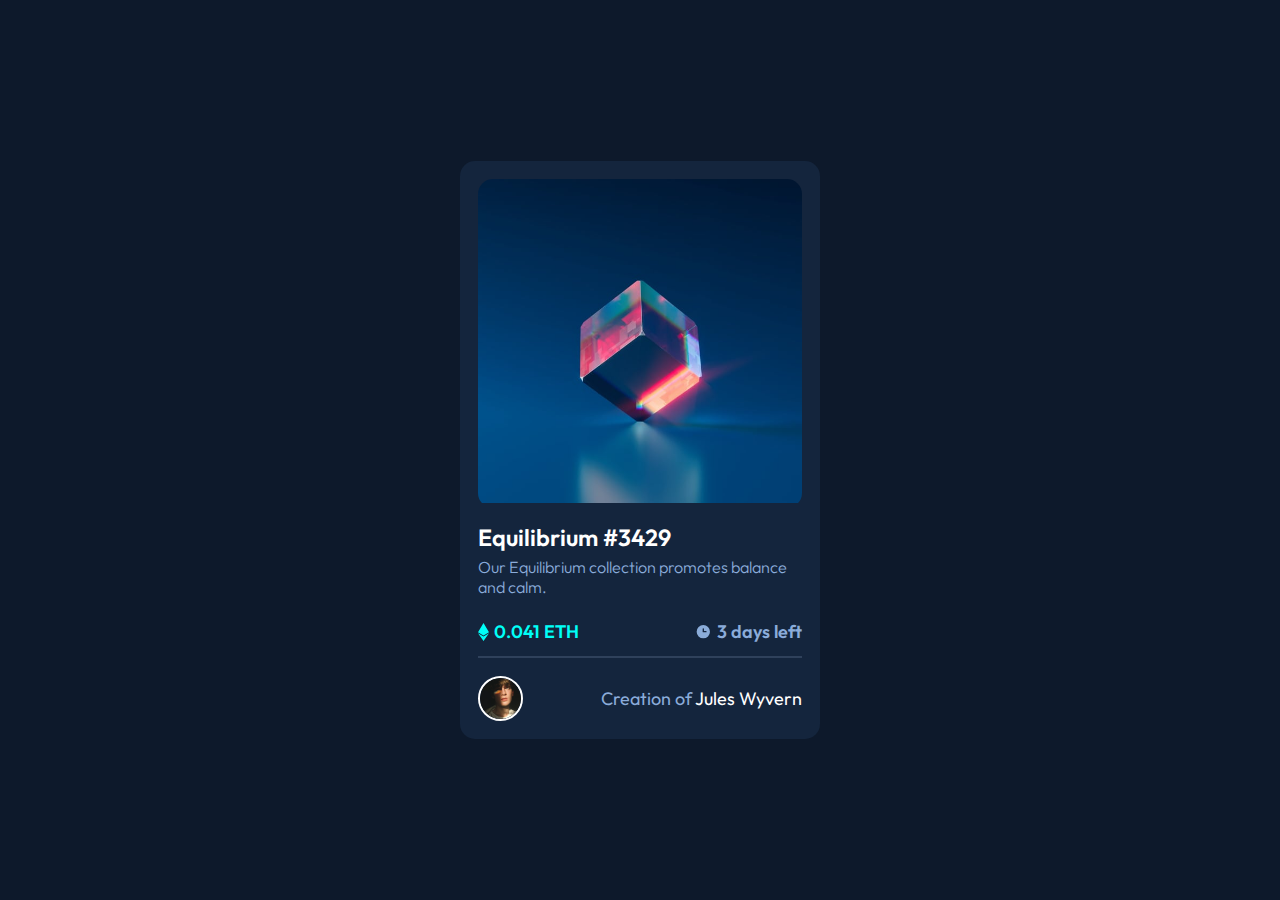
<file: NFT-preview-card/index.html>
<!-- Smruti Ranjan Nayak -->



<!DOCTYPE html>
<html lang="en">

<head>
    <meta charset="UTF-8">
    <meta http-equiv="X-UA-Compatible" content="IE=edge">
    <meta name="viewport" content="width=device-width, initial-scale=1.0">
    <title>NFT Preview Card</title>
    <link rel="shortcut icon" href="app/images/favicon-32x32.png" type="image/x-icon">

    <link rel="stylesheet" href="app/scss/main.css">



</head>

<body>
    <div class="container">
        <div class="image">
            <img src="app/images/image-equilibrium.jpg" alt="Ethereum">
            <div>
                <img src="app/images/icon-view.svg" alt="">
            </div>
        </div>
        <div class="text">
            <div class="heading">
                <h1>Equilibrium #3429</h1>
                <p>Our Equilibrium collection promotes balance and calm.</p>
            </div>
            <div class="status">
                <div class="eth">
                    <img src="app/images/icon-ethereum.svg" alt="">
                    <p>0.041 ETH</p>
                </div>
                <div class="time">
                    <img src="app/images/icon-clock.svg" alt="">
                    <p>3 days left</p>
                </div>
            </div>
            <div class="profile">
                <img src="app/images/image-avatar.png" alt="">
                <p>Creation of <span>Jules Wyvern</span></p>
            </div>
        </div>
    </div>
</body>

</html>
</file>
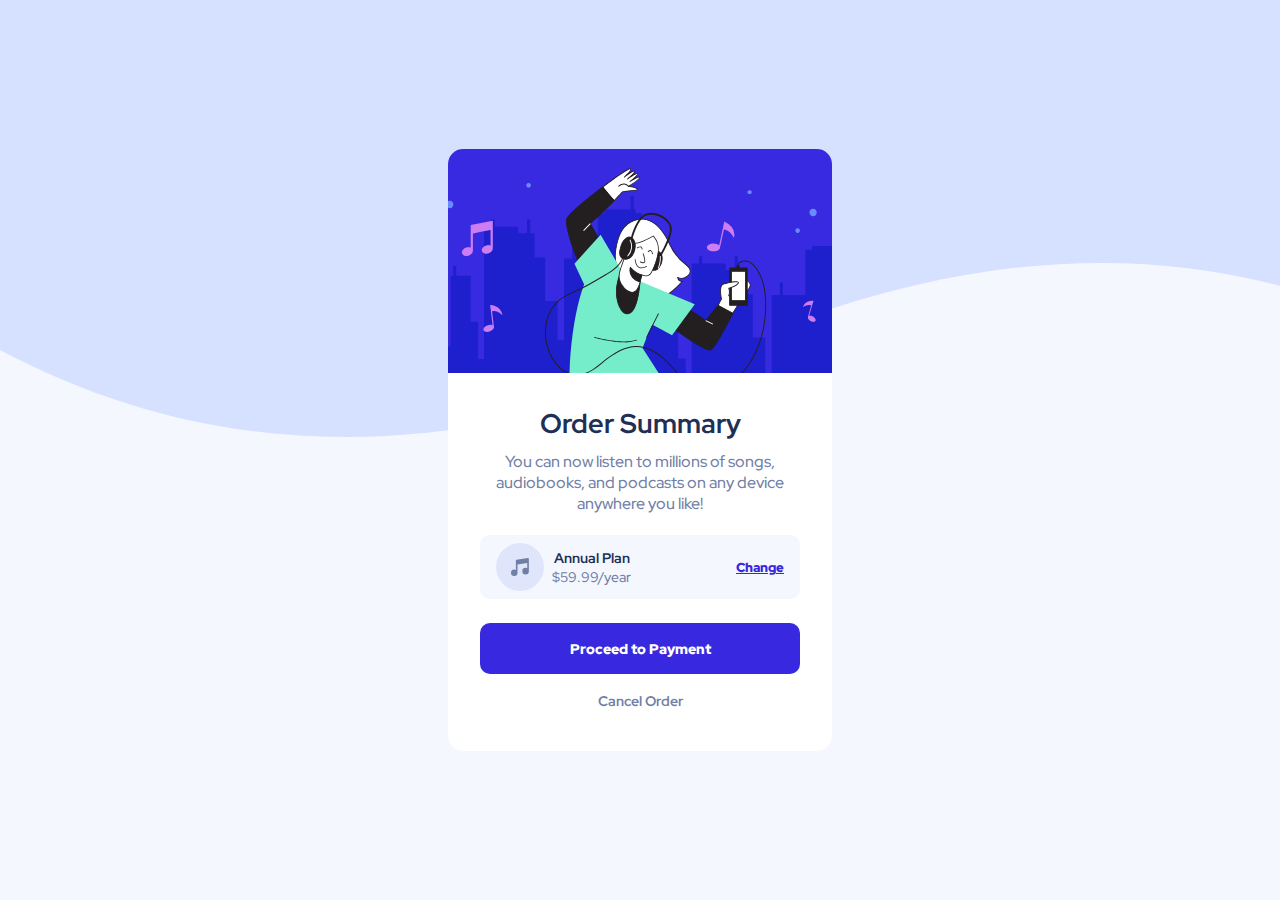
<file: Order-summary-component/index.html>
<!-- Smruti Ranjan Nayak -->
<!-- https://www.frontendmentor.io/profile/SM8UTI -->

<!DOCTYPE html>
<html lang="en">

<head>
    <meta charset="UTF-8">
    <meta http-equiv="X-UA-Compatible" content="IE=edge">
    <meta name="viewport" content="width=device-width, initial-scale=1.0">
    <title>Order Summary Component</title>
    <link rel="shortcut icon" href="app/images/favicon-32x32.png" type="image/x-icon">
    <link rel="stylesheet" href="app/scss/main.css">

    <link rel="preconnect" href="https://fonts.googleapis.com">
    <link rel="preconnect" href="https://fonts.gstatic.com" crossorigin>
    <link href="https://fonts.googleapis.com/css2?family=Red+Hat+Display:wght@500;700;900&display=swap"
        rel="stylesheet">
</head>

<body>
    <div class="svg">
        <img src="app/images/pattern-background-desktop.svg" alt="">
    </div>
    <main>
        <div class="container">
            <div class="upper">
                <img src="app/images/illustration-hero.svg" alt="hero">
            </div>
            <div class="lower">
                <div class="text">
                    <h1>Order Summary</h1>
                    <p>You can now listen to millions of songs, audiobooks, and podcasts on any device anywhere you
                        like!</p>
                </div>
                <div class="plan">
                    <div class="left">
                        <img src="app/images/icon-music.svg" alt="">
                        <div class="left_text">
                            <h1>Annual Plan</h1>
                            <p>$59.99/year</p>
                        </div>
                    </div>
                    <div class="plan_change">
                        <a href="#">Change</a>
                    </div>
                </div>
                <div class="buttons">
                    <div class="buttons_payment">
                        <button>Proceed to Payment</button>
                    </div>
                    <div class="buttons_cancel">
                        <button>Cancel Order</button>
                    </div>
                </div>
            </div>
        </div>
    </main>
</body>

</html>
</file>
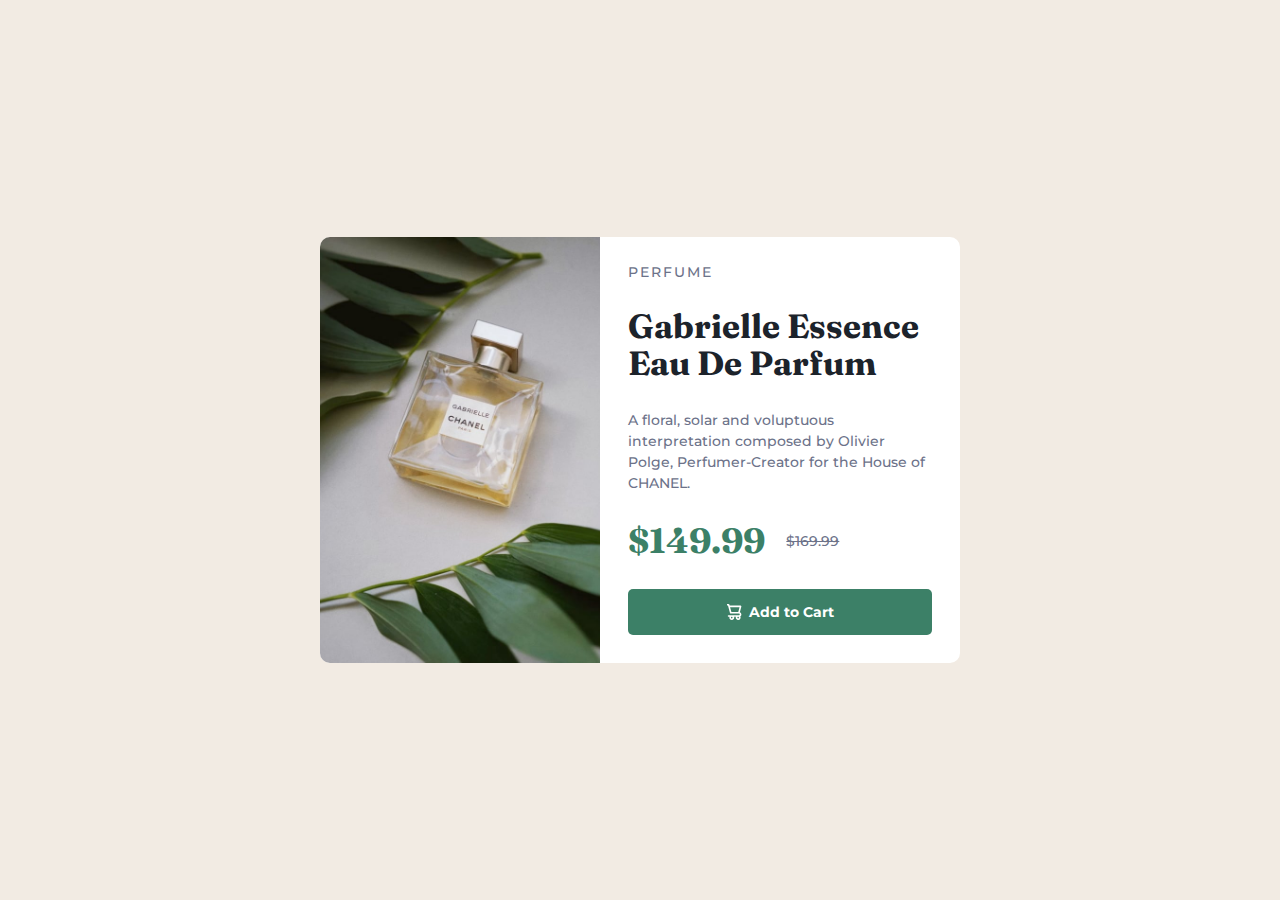
<file: Product-card-preview/index.html>
<!DOCTYPE html>
<html lang="en">

<head>
    <meta charset="UTF-8">
    <meta http-equiv="X-UA-Compatible" content="IE=edge">
    <meta name="viewport" content="width=device-width, initial-scale=1.0">
    <title>Product Card Component</title>
    <link rel="stylesheet" href="app/scss/main.css">

</head>

<body>
    <main>
        <div class="container">
            <div class="image">
                <img src="app/images/image-product-desktop.jpg" alt="">
            </div>
            <div class="text">
                <div class="text__categories">
                    <h1>
                        perfume
                    </h1>
                </div>
                <div class="text__heading">
                    <h1>
                        Gabrielle Essence Eau De Parfum
                    </h1>
                </div>
                <div class="text__details">
                    <p>
                        A floral, solar and voluptuous interpretation composed by Olivier Polge, Perfumer-Creator for
                        the House of CHANEL.
                    </p>
                </div>
                <div class="text__price">
                    <h1>$149.99</h1>
                    <span>$169.99</span>
                </div>
                <div class="text__button">
                    <button>
                        <img src="app/images/icon-cart.svg" alt="">
                        <span>Add to Cart</span>
                    </button>

                </div>

            </div>
        </div>
    </main>
</body>

</html>
</file>
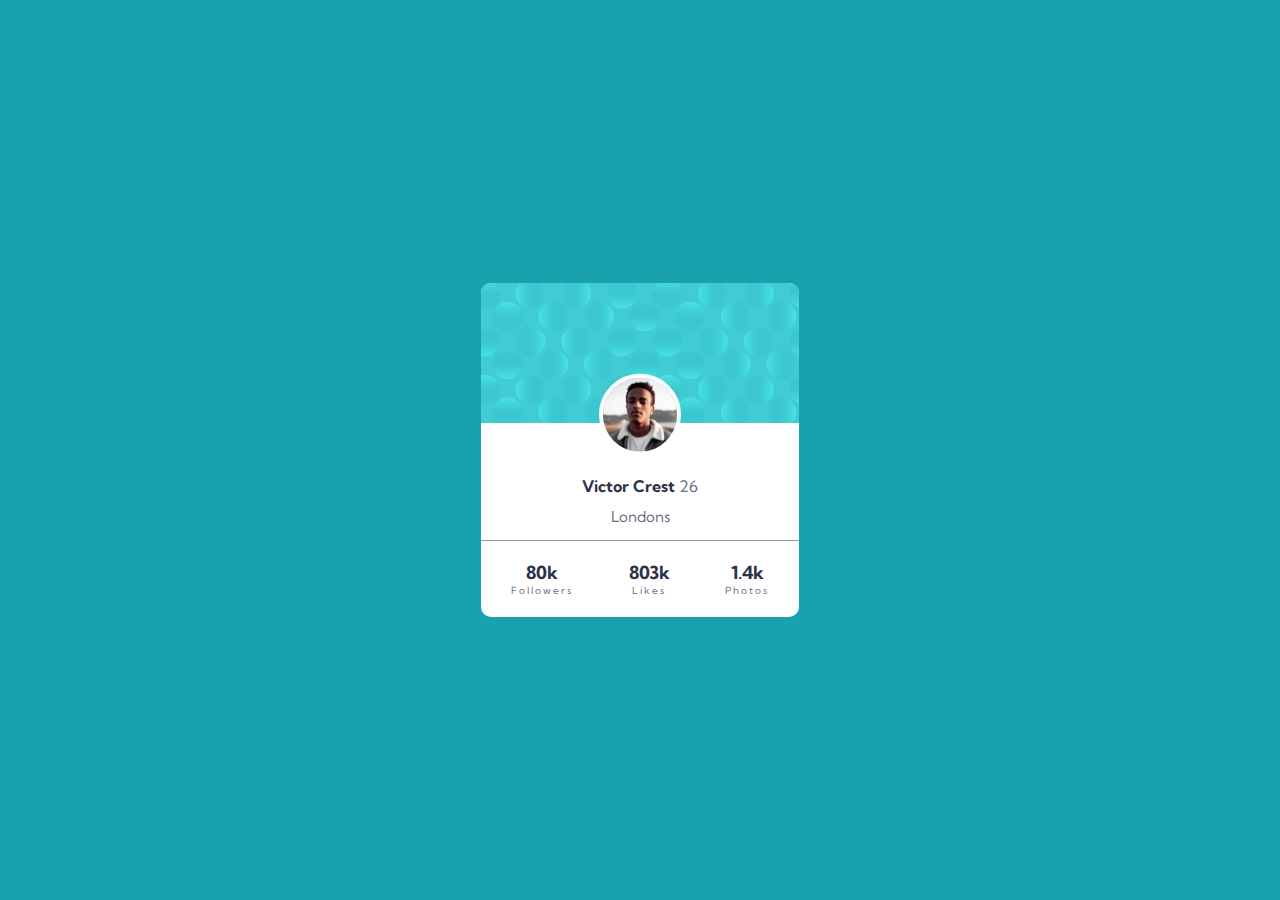
<file: Profile-card-component/index.html>
<!DOCTYPE html>
<html lang="en">

<head>
    <meta charset="UTF-8">
    <meta http-equiv="X-UA-Compatible" content="IE=edge">
    <meta name="viewport" content="width=device-width, initial-scale=1.0">
    <title>Profile card component | Frontend Mentor</title>

    <!-- google fonts  -->
    <link rel="preconnect" href="https://fonts.googleapis.com">
    <link rel="preconnect" href="https://fonts.gstatic.com" crossorigin>
    <link href="https://fonts.googleapis.com/css2?family=Kumbh+Sans:wght@400;700&display=swap" rel="stylesheet">

    <!-- css -->
    <link rel="stylesheet" href="app/scss/style.css">

</head>

<body>
    <main>
        <div class="container">
            <div class="image-background">
                <img src="app/images/bg-pattern-card.svg" alt="">
            </div>
            <div class="profile">
                <img src="app/images/image-victor.jpg" alt="">
                <div class="profile-text">
                    <h1>Victor Crest <span>26</span></h1>
                    <h2>Londons</h2>
                </div>
            </div>
            <div class="profile-status">
                <ul>
                    <li>
                        <p>80k</p><span>Followers</span>
                    </li>
                    <li>
                        <p>803k</p><span>Likes</span>
                    </li>
                    <li>
                        <p>1.4k</p><span>Photos</span>
                    </li>
                </ul>
            </div>

        </div>
    </main>
</body>

</html>
</file>
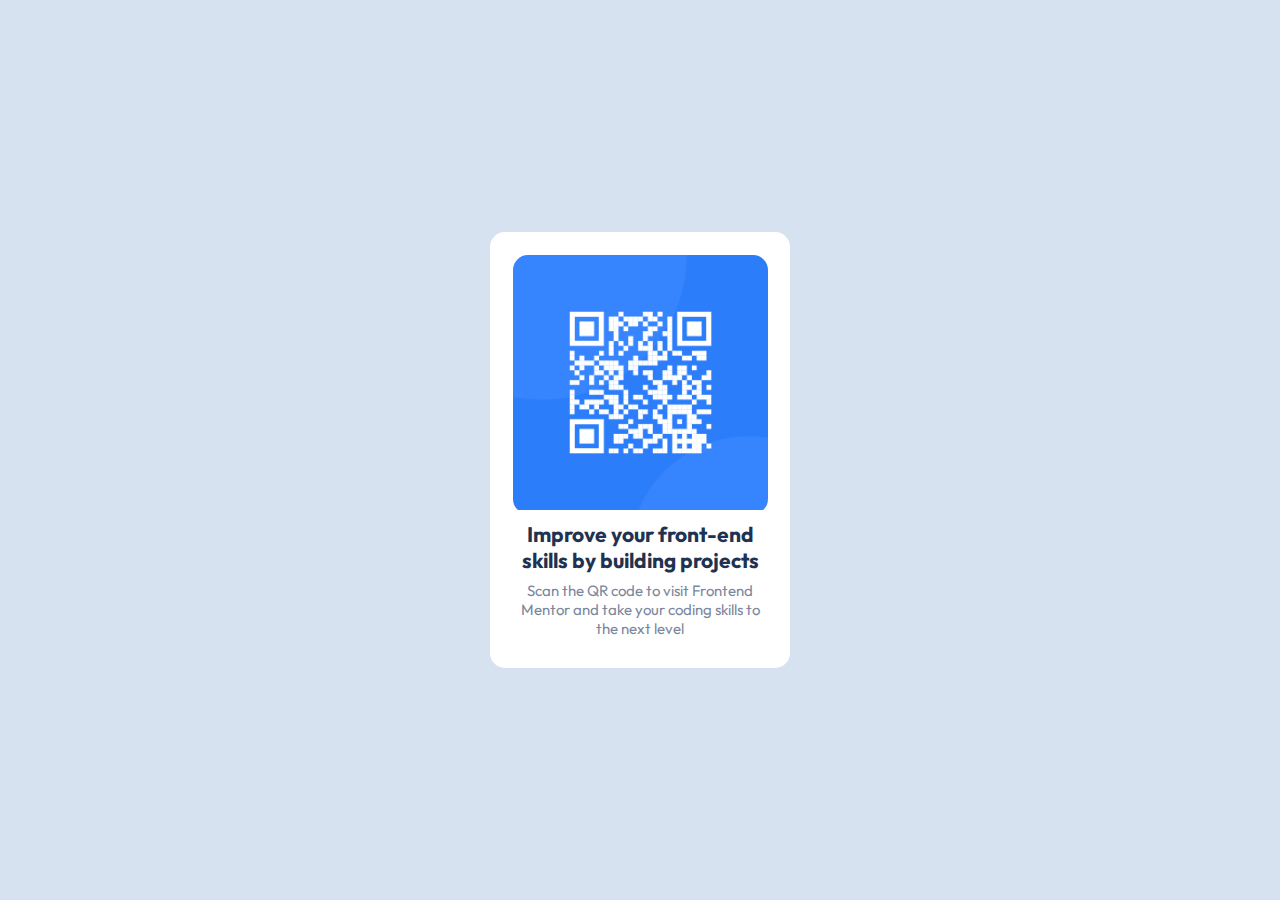
<file: qr-code-component/index.html>
<!DOCTYPE html>
<html lang="en">

<head>
    <meta charset="UTF-8">
    <meta http-equiv="X-UA-Compatible" content="IE=edge">
    <meta name="viewport" content="width=device-width, initial-scale=1.0">
    <title>Frontend Mentor | QR code component</title>
    <link rel="stylesheet" href="app/scss/main.css">
    <link rel="shortcut icon" href="app/images/favicon-32x32.png" type="image/x-icon">
    <link rel="preconnect" href="https://fonts.googleapis.com">
    <link rel="preconnect" href="https://fonts.gstatic.com" crossorigin>
    <link href="https://fonts.googleapis.com/css2?family=Outfit:wght@400;700&display=swap" rel="stylesheet">

</head>

<body>
    <div class="container">
        <div class="box">
            <img src="app/images/image-qr-code.png" alt="qrcode">
        </div>
        <div class="text">
            <h2>Improve your front-end skills by building projects</h2>
            <p>Scan the QR code to visit Frontend Mentor and take your coding skills to the next level</p>
        </div>

    </div>
</body>

</html>
</file>
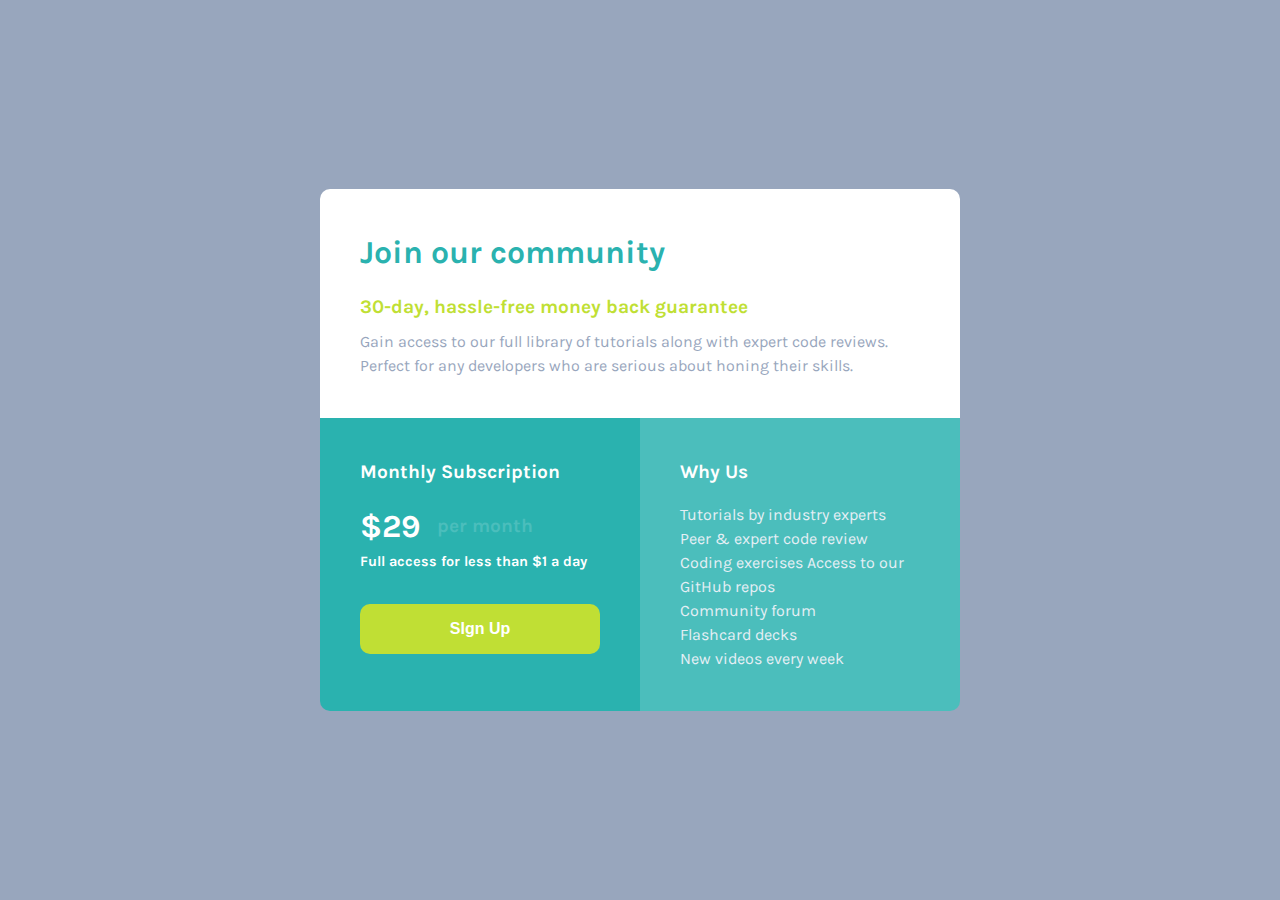
<file: Single-price-grid-component/index.html>
<!-- @Sm8uri - Frontened mentor challenges -->
<!-- github.com/SM8UTI -->

<!DOCTYPE html>
<html lang="en">

<head>
    <meta charset="UTF-8">
    <meta http-equiv="X-UA-Compatible" content="IE=edge">
    <meta name="viewport" content="width=device-width, initial-scale=1.0">
    <link rel="shortcut icon" href="app/images/favicon-32x32.png" type="image/x-icon">
    <title>Single Price Grid Component | Frontend Mentor </title>
    <link rel="stylesheet" href="app/scss/style.css">
</head>

<body>
    <main>
        <div class="container">
            <div class="box1">
                <h1>
                    Join our community
                </h1>
                <h3>
                    30-day, hassle-free money back guarantee
                </h3>
                <p>Gain access to our full library of tutorials along with expert code reviews. Perfect for any
                    developers who are serious
                    about honing their skills.</p>
            </div>
            <div class="box2">
                <h3>
                    Monthly Subscription
                </h3>
                <div class="price">
                    <h1>$29</h1>
                    <h3>per month</h3>
                </div>
                <h2>Full access for less than $1 a day</h2>
                <button class="btn">SIgn Up</button>
            </div>
            <div class="box3">
                <h3>Why Us</h3>
                <ul>
                    <li>Tutorials by industry experts</li>
                    <li>Peer & expert code review</li>
                    <li>Coding exercises Access to our GitHub repos</li>
                    <li>Community forum</li>
                    <li>Flashcard decks</li>
                    <li>New videos every week</li>
                </ul>
            </div>
        </div>
    </main>
</body>

</html>
</file>
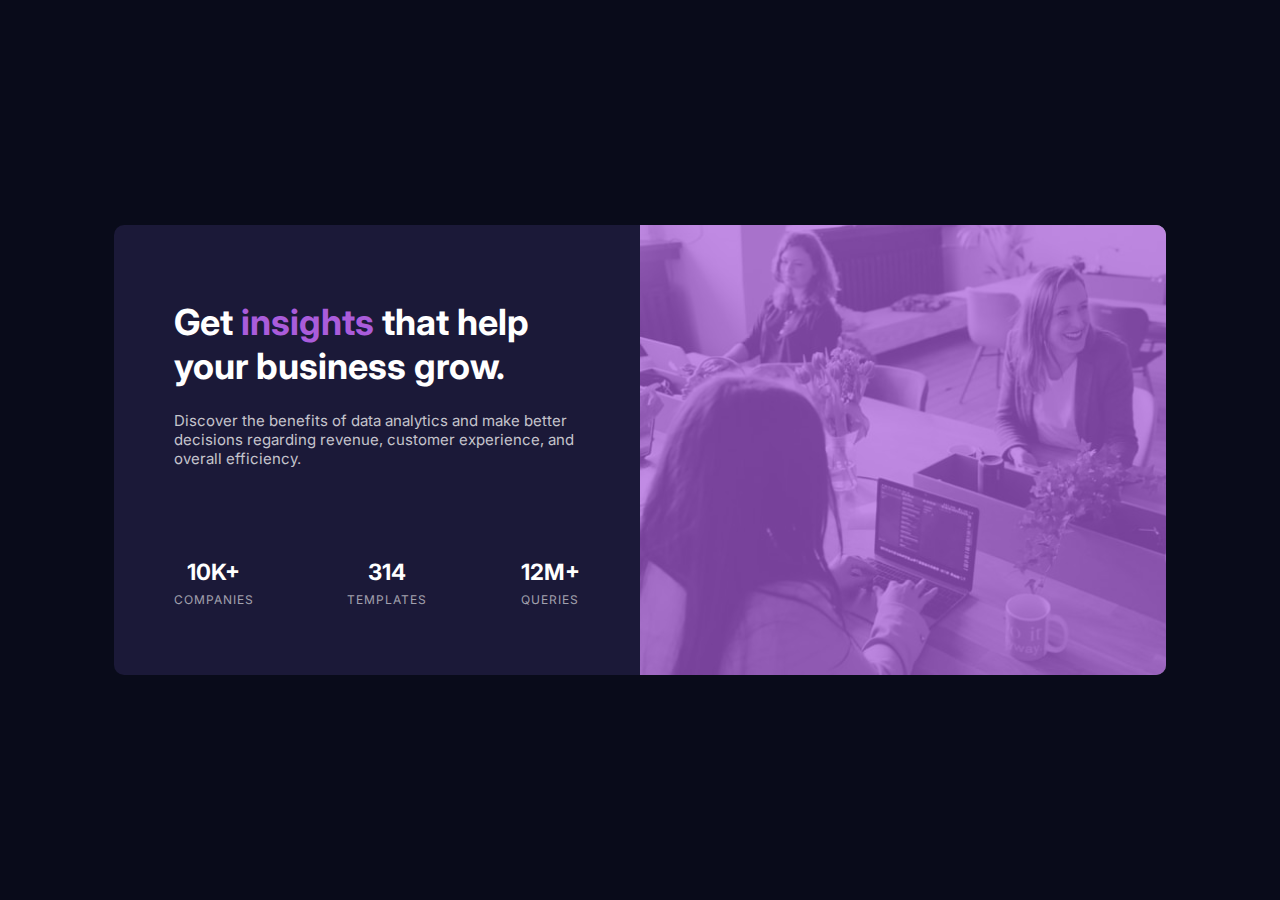
<file: Stats-preview-card-component/index.html>
<!DOCTYPE html>
<html lang="en">

<head>
    <meta charset="UTF-8">
    <meta http-equiv="X-UA-Compatible" content="IE=edge">
    <meta name="viewport" content="width=device-width, initial-scale=1.0">
    <title>Stats Preview Card</title>

    <link rel="stylesheet" href="app/scss/style.css">
    <link rel="shortcut icon" href="app/images/favicon-32x32.png" type="image/x-icon">
</head>

<body>
    <main>
        <div class="container">
            <div class="text">
                <div class="text_heading">
                    <h1>Get <span>insights</span> that help your business grow.</h1>
                    <p>Discover the benefits of data analytics and make better decisions regarding revenue, customer
                        experience, and overall
                        efficiency.</p>
                </div>
                <div class="text_stats">
                    <div class="text_stats_companies">
                        <h1 class="same">10k+</h1>
                        <p class="same-p">companies</p>
                    </div>
                    <div class="text_stats_templates">
                        <h1 class="same">314</h1>
                        <p class="same-p">templates</p>
                    </div>
                    <div class="text_stats_queries">
                        <h1 class="same">12m+</h1>
                        <p class="same-p">queries</p>
                    </div>
                </div>
            </div>
            <div class="image">
                <img src="app/images/image-header-desktop.jpg" alt="">
                <div class="gradient"></div>
            </div>
        </div>
    </main>
</body>

</html>
</file>
<file: NFT-preview-card/app/scss/main.css>
@import url("https://fonts.googleapis.com/css2?family=Outfit:wght@300;400;600&display=swap");
*, *::after, *::before {
  margin: 0;
  padding: 0;
  box-sizing: border-box;
}

html {
  font-size: 18px;
}

body {
  background-color: hsl(217deg, 54%, 11%);
  display: grid;
  place-items: center;
  justify-content: center;
  min-height: 100vh;
  font-family: "Outfit", sans-serif;
}

.container {
  width: 20rem;
  background-color: hsl(216deg, 50%, 16%);
  padding: 1rem;
  border-radius: 15px;
}
.container .image {
  width: 100%;
  height: 100%;
  border-radius: 15px;
  overflow: hidden;
  position: relative;
}
.container .image img {
  width: 100%;
  height: 100%;
  -o-object-fit: cover;
     object-fit: cover;
  cursor: pointer;
  z-index: 1;
}
.container .image div {
  position: absolute;
  top: 0;
  width: 100%;
  height: 100%;
  z-index: 100;
  background-color: hsla(178deg, 100%, 50%, 0.4);
  opacity: 0;
  transition: opacity 0.3s ease-in-out;
}
.container .image div img {
  position: absolute;
  top: 50%;
  left: 50%;
  transform: translate(-50%, -50%);
  width: 2.8rem;
  height: 2.8rem;
}
.container .image div:hover {
  opacity: 1;
  cursor: pointer;
}
.container .text {
  display: flex;
  justify-content: center;
  align-items: center;
  flex-direction: column;
}
.container .text .heading {
  margin-top: 0.8rem;
  margin-bottom: 0.8rem;
}
.container .text .heading h1 {
  color: hsl(0deg, 0%, 100%);
  font-weight: 600;
  font-size: 1.3rem;
  transition: color 0.3s ease-in-out;
  cursor: pointer;
}
.container .text .heading h1:hover {
  color: hsl(178deg, 100%, 50%);
}
.container .text .heading p {
  margin-top: 0.3rem;
  color: hsl(215deg, 51%, 70%);
  font-weight: 300;
  font-size: 0.9rem;
}
.container .text .status {
  display: flex;
  justify-content: space-between;
  align-items: center;
  flex-direction: row;
  width: 100%;
  margin-top: 0.5rem;
  margin-bottom: 1rem;
  position: relative;
}
.container .text .status .eth {
  display: flex;
  align-items: center;
  flex-direction: row;
}
.container .text .status .eth p {
  margin-left: 0.3rem;
  color: hsl(178deg, 100%, 50%);
  font-weight: 600;
}
.container .text .status .time {
  display: flex;
  align-items: center;
  flex-direction: row;
  position: relative;
}
.container .text .status .time p {
  color: hsl(215deg, 51%, 70%);
  font-weight: 600;
  margin-left: 0.3rem;
}
.container .text .status::after {
  content: "";
  position: absolute;
  bottom: -15px;
  width: 100%;
  border-bottom: 2px solid hsl(215deg, 32%, 27%);
}
.container .text .profile {
  display: flex;
  align-items: center;
  flex-direction: row;
  justify-content: space-between;
  width: 100%;
  margin-top: 0.8rem;
}
.container .text .profile img {
  width: 2.5rem;
  border: 2px solid hsl(0deg, 0%, 100%);
  border-radius: 500px;
}
.container .text .profile p {
  font-weight: 400;
  font-size: 1rem;
  margin-left: 0.5rem;
  color: hsl(215deg, 51%, 70%);
}
.container .text .profile p span {
  color: hsl(0deg, 0%, 100%);
  transition: color 0.3s ease-in-out;
  cursor: pointer;
}
.container .text .profile p span:hover {
  color: hsl(178deg, 100%, 50%);
}/*# sourceMappingURL=main.css.map */
</file>
<file: Order-summary-component/app/scss/main.css>
*, *::after, *::before {
  margin: 0;
  padding: 0;
  box-sizing: border-box;
}

html {
  font-size: 16px;
}

body {
  width: 100%;
  min-height: 100vh;
  display: grid;
  place-items: center;
  align-items: center;
  background-color: hsl(225deg, 100%, 98%);
  overflow: hidden;
  font-family: "Red Hat Display", sans-serif;
}

.svg {
  height: 100%;
  position: absolute;
  top: 0;
  left: 0;
  z-index: -1;
}
@media (max-width: 650px) {
  .svg {
    background-color: hsl(225deg, 100%, 98%);
    display: none;
  }
}

.container {
  width: 24rem;
  background-color: #fff;
  z-index: 100;
  text-align: center;
  border-radius: 15px;
  overflow: hidden;
  display: flex;
  align-items: center;
  flex-direction: column;
}
.container .upper {
  width: 100%;
  height: 14rem;
}
.container .upper img {
  width: 100%;
  height: 100%;
  -o-object-fit: cover;
     object-fit: cover;
}
.container .lower {
  padding: 2rem;
  margin-bottom: 0.5rem;
}
.container .lower .text {
  margin-bottom: 0.3rem;
}
.container .lower .text h1 {
  font-size: 1.7rem;
  font-weight: 700;
  color: hsl(223deg, 47%, 23%);
  margin-bottom: 0.3rem;
}
.container .lower .text p {
  font-size: 1rem;
  font-weight: 500;
  color: hsl(224deg, 23%, 55%);
  padding: 0.3rem;
}
.container .lower .plan {
  display: flex;
  align-items: center;
  flex-direction: row;
  justify-content: space-between;
  width: 100%;
  background-color: hsl(225deg, 100%, 98%);
  padding: 0.5rem 1rem;
  border-radius: 10px;
  margin-top: 1rem;
}
.container .lower .plan .left {
  display: flex;
  align-items: center;
  flex-direction: row;
}
.container .lower .plan .left_text {
  margin-left: 0.5rem;
}
.container .lower .plan .left_text h1 {
  font-weight: 700;
  font-size: 0.9rem;
  color: hsl(223deg, 47%, 23%);
}
.container .lower .plan .left_text p {
  font-size: 0.9rem;
  font-weight: 500;
  color: hsl(224deg, 23%, 55%);
}
.container .lower .plan_change a {
  color: hsl(245deg, 75%, 52%);
  font-weight: 900;
  font-size: 0.8rem;
  transition: color 0.3s ease-in-out;
  cursor: pointer;
}
.container .lower .plan_change a:hover {
  color: hsl(245deg, 68%, 62%);
}
.container .lower .buttons {
  width: 100%;
  display: flex;
  justify-content: center;
  flex-direction: column;
  margin-top: 1.5rem;
}
.container .lower .buttons_payment button {
  width: 100%;
  outline: none;
  border: none;
  border-radius: 10px;
  padding: 1rem 0.5rem;
  font-weight: 900;
  font-size: 0.9rem;
  font-family: "Red Hat Display", sans-serif;
  color: #fff;
  background-color: hsl(245deg, 75%, 52%);
  transition: background-color 0.3s ease-in-out;
  cursor: pointer;
}
.container .lower .buttons_payment button:hover {
  background-color: hsl(245deg, 68%, 62%);
}
.container .lower .buttons_cancel {
  margin-top: 1rem;
}
.container .lower .buttons_cancel button {
  outline: none;
  border: none;
  background-color: transparent;
  font-size: 0.9rem;
  font-weight: 700;
  font-family: "Red Hat Display", sans-serif;
  color: hsl(224deg, 23%, 55%);
  cursor: pointer;
  transition: color 0.3s ease-in-out;
}
.container .lower .buttons_cancel button:hover {
  color: hsl(223deg, 47%, 23%);
}
@media (max-width: 650px) {
  .container {
    width: 20rem;
    box-shadow: rgba(0, 0, 0, 0.1) 0px 4px 6px -1px, rgba(0, 0, 0, 0.06) 0px 2px 4px -1px;
  }
}/*# sourceMappingURL=main.css.map */
</file>
<file: Product-card-preview/app/scss/main.css>
@import url("https://fonts.googleapis.com/css2?family=Fraunces:opsz,wght@9..144,700&family=Montserrat:wght@500;700&display=swap");
*, *::after, *::before {
  box-sizing: border-box;
  margin: 0;
  padding: 0;
}

html {
  font-family: "Montserrat", sans-serif;
  font-size: 14px;
}

body {
  width: 100%;
  min-height: 100vh;
  background-color: hsl(30deg, 38%, 92%);
  display: flex;
  justify-content: center;
  align-items: center;
  line-height: 1.1;
}

.container {
  display: flex;
  flex-direction: row;
  background-color: hsl(0deg, 0%, 100%);
  margin: 0 auto;
  width: 40rem;
  width: 50%;
  border-radius: 10px;
  overflow: hidden;
  position: relative;
}
@media (max-width: 670px) {
  .container {
    flex-direction: column;
    width: 25rem;
  }
}
.container .image {
  width: 55rem;
}
.container .image img {
  width: 100%;
  height: 100%;
  -o-object-fit: cover;
     object-fit: cover;
}
@media (max-width: 670px) {
  .container .image {
    width: 100%;
    height: 15rem;
    background-position: center;
  }
}
.container .text {
  padding: 2rem;
  display: flex;
  align-items: flex-start;
  justify-content: center;
  flex-direction: column;
}
.container .text__categories {
  margin-bottom: 2rem;
}
.container .text__categories h1 {
  text-transform: uppercase;
  font-size: 1rem;
  font-weight: 500;
  color: hsl(228deg, 12%, 48%);
  letter-spacing: 2px;
}
.container .text__heading {
  margin-bottom: 2rem;
}
.container .text__heading h1 {
  font-size: 2.4rem;
  font-family: "Fraunces", serif;
  color: hsl(212deg, 21%, 14%);
}
.container .text__details {
  margin-bottom: 2rem;
}
.container .text__details p {
  color: hsl(228deg, 12%, 48%);
  font-weight: 500;
  font-size: 1rem;
  line-height: 1.5;
}
.container .text__price {
  display: flex;
  align-items: center;
  flex-direction: row;
  margin-bottom: 2rem;
}
.container .text__price h1 {
  color: hsl(158deg, 36%, 37%);
  font-family: "Fraunces", serif;
  font-weight: 700;
  font-size: 2.5rem;
  margin-right: 1.5rem;
}
.container .text__price span {
  text-decoration: line-through;
  font-size: 1rem;
  font-weight: 500;
  color: hsl(228deg, 12%, 48%);
}
.container .text__button {
  width: 100%;
}
.container .text__button button {
  width: 100%;
  color: hsl(0deg, 0%, 100%);
  border: 0;
  outline: none;
  border-radius: 5px;
  background-color: hsl(158deg, 36%, 37%);
  padding: 1rem 2rem;
  display: flex;
  justify-content: center;
  align-items: center;
  flex-direction: row;
  -moz-column-gap: 0.5rem;
       column-gap: 0.5rem;
  cursor: pointer;
  transition: background-color 0.3s ease-in-out;
}
.container .text__button button span {
  font-family: "Montserrat", sans-serif;
  font-weight: 700;
  font-size: 1rem;
}
.container .text__button button:hover {
  background-color: hsl(158deg, 69%, 20%);
}/*# sourceMappingURL=main.css.map */
</file>
<file: Profile-card-component/app/scss/style.css>
:root {
  --bg-dark-cyan:hsl(185, 75%, 39%);
  --bg-very-dark-blue:hsl(229, 23%, 23%);
  --bg-dark-grayish-blue:hsl(227, 10%, 46%);
  --bg-dark-gray:hsl(0, 0%, 59%);
  --bg-white:hsl(0, 0%, 100%);
  --kumbh: "Kumbh Sans", sans-serif;
}

*, *::after, *::before {
  box-sizing: border-box;
  margin: 0;
  padding: 0;
}

html {
  font-size: 62.5%;
}

body {
  font-family: var(--kumbh);
  background-color: var(--bg-dark-cyan);
  display: flex;
  justify-content: center;
  align-items: center;
  min-height: 100vh;
  width: 100%;
  overflow: hidden;
}

.draw {
  position: absolute;
}

.d1 {
  top: -80%;
  left: -20%;
}

.d2 {
  bottom: -80%;
  right: -20%;
}

.container {
  position: relative;
  width: 31.875rem;
  height: 33.43rem;
  background-color: var(--bg-white);
  overflow: hidden;
  border-radius: 10px;
}
.container .image-background {
  width: 100%;
  height: 8.75rem;
  position: absolute;
  top: 0;
  left: 0;
  right: 0;
}
.container .image-background img {
  -o-object-fit: cover;
     object-fit: cover;
}
.container .profile {
  display: flex;
  justify-content: center;
  align-items: center;
  flex-direction: column;
  gap: 2rem;
  text-align: center;
  position: absolute;
  top: 50%;
  left: 50%;
  transform: translateY(-50%) translateX(-50%);
}
.container .profile img {
  z-index: 99;
  width: 8.25rem;
  aspect-ratio: 1/1;
  border-radius: 50px;
  -o-object-fit: cover;
     object-fit: cover;
  border: 4px solid var(--bg-white);
}
.container .profile-text h1 {
  font-size: 1.6rem;
  color: var(--bg-very-dark-blue);
}
.container .profile-text h1 span {
  font-weight: 400;
  color: var(--bg-dark-grayish-blue);
}
.container .profile-text h2 {
  margin-top: 1.1rem;
  color: var(--bg-dark-grayish-blue);
  font-weight: 400;
}
.container .profile-status {
  position: absolute;
  bottom: 0;
  left: 0;
  right: 0;
  padding: 2rem 3rem;
  border-top: 0.01px solid var(--bg-dark-gray);
}
.container .profile-status ul {
  display: flex;
  justify-content: space-between;
  align-items: center;
  gap: 1rem;
  flex-direction: row;
}
.container .profile-status ul li {
  list-style: none;
  text-align: center;
}
.container .profile-status ul li p {
  font-size: 1.8rem;
  font-weight: 700;
  color: var(--bg-very-dark-blue);
}
.container .profile-status ul li span {
  margin-top: 0.3rem;
  font-size: 1rem;
  color: var(--bg-dark-grayish-blue);
  letter-spacing: 2px;
}/*# sourceMappingURL=style.css.map */
</file>
<file: qr-code-component/app/scss/main.css>
*, *::after, *::before {
  box-sizing: border-box;
  margin: 0;
  padding: 0;
}

html {
  font-size: 15px;
}

body {
  background-color: hsl(212deg, 45%, 89%);
  display: grid;
  justify-content: center;
  align-items: center;
  font-family: "Outfit", sans-serif;
  font-size: 15px;
  min-height: 100vh;
}

.container {
  width: 20rem;
  background-color: hsl(0deg, 0%, 100%);
  display: flex;
  justify-content: center;
  align-items: center;
  flex-direction: column;
  padding: 1.5rem;
  border-radius: 15px;
}
.container .box {
  width: 100%;
  border-radius: 15px;
  overflow: hidden;
}
.container .box img {
  width: 100%;
  height: 100%;
  -o-object-fit: cover;
     object-fit: cover;
}
.container .text {
  text-align: center;
}
.container .text h2 {
  font-weight: 700;
  font-size: 1.4rem;
  color: hsl(218deg, 44%, 22%);
  padding-top: 0.5rem;
}
.container .text p {
  font-weight: 400;
  padding-bottom: 0.5rem;
  padding-top: 0.5rem;
  color: hsl(220deg, 15%, 55%);
}/*# sourceMappingURL=main.css.map */
</file>
<file: Single-price-grid-component/app/scss/style.css>
@import url("https://fonts.googleapis.com/css2?family=Karla:wght@400;700&display=swap");
*, *::after, *::before {
  box-sizing: border-box;
  margin: 0;
  padding: 0;
}

html {
  font-size: 16px;
  line-height: 1.5;
}

body {
  background-color: hsl(218deg, 22%, 67%);
  font-family: "Karla", sans-serif;
  display: flex;
  justify-content: center;
  align-items: center;
  min-height: 100vh;
}

.container {
  max-width: 40rem;
  display: grid;
  grid-template-columns: repeat(2, 1fr);
  border-radius: 10px;
  overflow: hidden;
  gap: 0;
}
.container .box1, .container .box2, .container .box3 {
  padding: 2.5rem;
}
.container .box1 h3, .container .box2 h3, .container .box3 h3 {
  font-size: 1.2rem;
  font-weight: 700;
  color: hsl(0deg, 0%, 100%);
}
.container .box1 h1, .container .box2 h1, .container .box3 h1 {
  font-size: 2rem;
  font-weight: 700;
}
.container .box1 p, .container .box1 li, .container .box2 p, .container .box2 li, .container .box3 p, .container .box3 li {
  font-size: 1rem;
  font-weight: 400;
  color: hsl(218deg, 22%, 67%);
}
.container .box1 li, .container .box2 li, .container .box3 li {
  list-style: none;
}
.container .box1 {
  grid-column: span 2;
  background-color: hsl(0deg, 0%, 100%);
}
.container .box1 h1 {
  color: hsl(179deg, 62%, 43%);
  margin-bottom: 1rem;
}
.container .box1 h3 {
  color: hsl(71deg, 73%, 54%);
  margin-bottom: 0.5rem;
}
.container .box2 {
  background-color: hsl(179deg, 62%, 43%);
}
.container .box2 h2 {
  font-size: 0.9rem;
  color: hsl(0deg, 0%, 100%);
  margin-bottom: 2rem;
}
.container .box2 h3 {
  margin-bottom: 1rem;
}
.container .box2 button {
  outline: none;
  border: none;
  padding: 1rem 0rem;
  border-radius: 10px;
  font-size: 1rem;
  font-weight: 700;
  background-color: hsl(71deg, 73%, 54%);
  color: hsl(0deg, 0%, 100%);
  width: 100%;
  cursor: pointer;
  transition: background-color 350ms ease-in-out;
}
.container .box2 button:hover {
  background-color: hsl(71deg, 85%, 39%);
}
.container .box2 .price {
  display: flex;
  justify-content: start;
  align-items: center;
  -moz-column-gap: 1rem;
       column-gap: 1rem;
}
.container .box2 .price h1 {
  color: hsl(0deg, 0%, 100%);
}
.container .box2 .price h3 {
  font-size: 1.2rem;
  color: hsl(179deg, 47%, 52%);
  margin: 0;
}
.container .box3 {
  background-color: hsl(179deg, 47%, 52%);
}
.container .box3 h3 {
  margin-bottom: 1rem;
}
.container .box3 ul li {
  color: hsl(204deg, 43%, 93%);
  font-size: 1rem;
}
@media (max-width: 710px) {
  .container {
    grid-template-columns: 1fr;
    margin: 2rem 1rem;
  }
  .container .box1 {
    grid-column: span 1;
  }
}/*# sourceMappingURL=style.css.map */
</file>
<file: Stats-preview-card-component/app/scss/style.css>
@import url("https://fonts.googleapis.com/css2?family=Inter:wght@400;700&family=Lexend+Deca&display=swap");
*, *::after, *::before {
  box-sizing: border-box;
  margin: 0;
  padding: 0;
}

html {
  font-family: "Inter", sans-serif;
  font-size: 15px;
  color: hsl(0deg, 0%, 100%);
}

body {
  display: flex;
  justify-content: center;
  align-items: center;
  width: 100%;
  min-height: 100vh;
  background-color: hsl(233deg, 47%, 7%);
}

.container {
  display: grid;
  grid-template-columns: repeat(auto-fit, minmax(275px, 1fr));
  background-color: hsl(244deg, 38%, 16%);
  border-radius: 10px;
  overflow: hidden;
  margin: 2rem;
}
@media (max-width: 640px) {
  .container {
    height: 100%;
    flex-direction: column-reverse;
  }
  .container .image {
    grid-row-start: 1;
    width: 100%;
  }
  .container .image img {
    max-width: 100%;
    max-height: 100%;
  }
}
.container .image {
  width: 100%;
  min-height: 100%;
  position: relative;
  -o-object-fit: cover;
     object-fit: cover;
}
.container .image img {
  min-width: 100%;
  min-height: 100%;
  -o-object-fit: cover;
     object-fit: cover;
  z-index: -1;
}
.container .image .gradient {
  background-color: hsl(277deg, 64%, 61%);
  width: 100%;
  height: 100%;
  z-index: 10;
  position: absolute;
  top: 0;
  left: 0;
  opacity: 70%;
}
.container .text {
  padding: 4rem;
}
.container .text_heading h1 {
  font-weight: 700;
  font-size: 2.4rem;
  margin-top: 1rem;
  margin-bottom: 1.5rem;
}
.container .text_heading h1 span {
  color: hsl(277deg, 64%, 61%);
}
.container .text_heading p {
  color: hsla(0deg, 0%, 100%, 0.75);
  font-size: 1rem;
}
@media (max-width: 400px) {
  .container .text_heading h1 {
    font-size: 1.8rem;
  }
}
.container .text_stats {
  display: flex;
  flex-direction: row;
  align-items: center;
  width: 100%;
  justify-content: space-between;
  text-transform: uppercase;
  margin-top: 4rem;
  text-align: center;
}
.container .text_stats .same {
  margin-top: 2rem;
  font-size: 1.5rem;
  font-weight: 700;
}
.container .text_stats .same-p {
  margin-top: 0.5rem;
  font-size: 0.8rem;
  letter-spacing: 1px;
  color: hsla(0deg, 0%, 100%, 0.6);
}
@media (max-width: 640px) {
  .container .text_stats {
    flex-direction: column;
    text-align: center;
    margin-top: 2rem;
  }
  .container .text_stats .same {
    font-size: 2.5rem;
  }
}
@media (max-width: 400px) {
  .container .text {
    padding: 2rem;
  }
}/*# sourceMappingURL=style.css.map */
</file>
